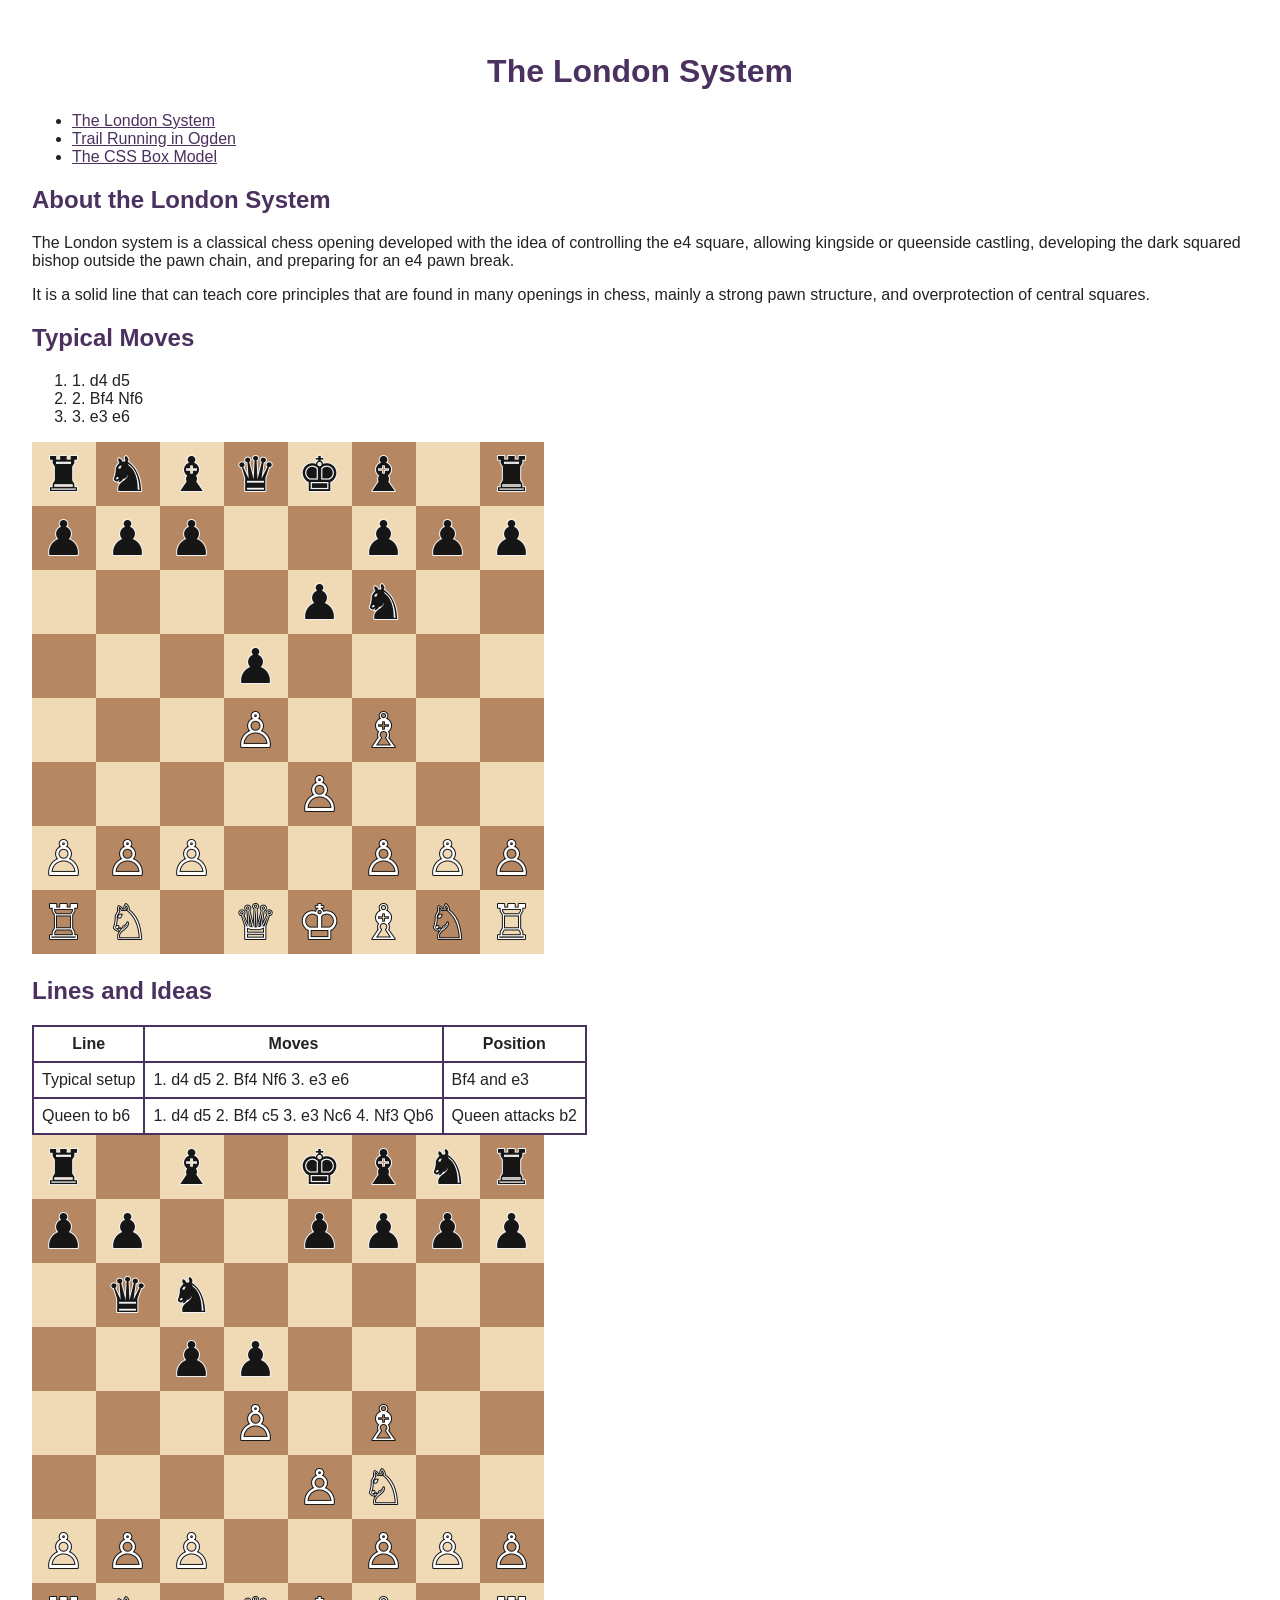
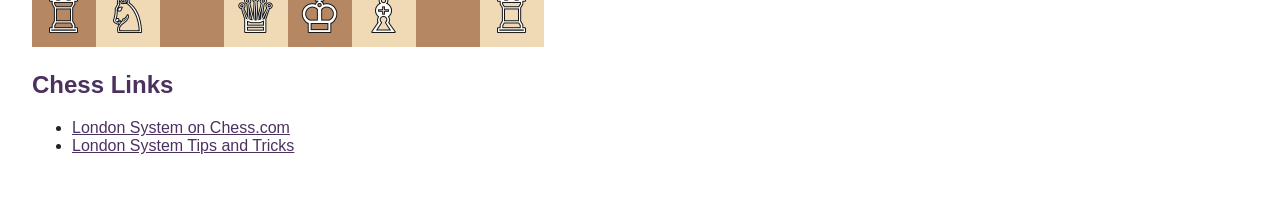
<file: index.html>
<!doctype html>
<html lang="en-US">
<head>
<meta charset="UTF-8">
<title>The London System</title>
<meta name="description" content="The London System chess opening">
<meta name="keywords" content="chess, London System, openings">
<meta name="author" content="Alexander Bramwell">
<meta name="viewport" content="width=device-width, initial-scale=1.0">
<link rel="stylesheet" href="resources/indexStyle.css">
</head>
<body>
<h1>The London System</h1>
<nav>
<ul>
<li><a href="index.html">The London System</a></li>
<li><a href="website/running.html">Trail Running in Ogden</a></li>
<li><a href="webpage2/box_model.html">The CSS Box Model</a></li>
</ul>
</nav>
<h2>About the London System</h2>
<p>The London system is a classical chess opening developed with the idea of controlling the e4 square, allowing kingside or queenside castling, developing the dark squared bishop outside the pawn chain, and preparing for an e4 pawn break.</p>
<p>It is a solid line that can teach core principles that are found in many openings in chess, mainly a strong pawn structure, and overprotection of central squares.</p>
<h2>Typical Moves</h2>
<ol>
<li>1. d4 d5</li>
<li>2. Bf4 Nf6</li>
<li>3. e3 e6</li>
</ol>
<a href="https://www.chess.com/openings/London-System" title="London System on Chess.com"><img src="resources/london.png" alt="Chess position after 1. d4 d5 2. Bf4 Nf6 3. e3 e6" width="512" height="512"></a>
<h2>Lines and Ideas</h2>
<table>
<tr><th>Line</th><th>Moves</th><th>Position</th></tr>
<tr><td>Typical setup</td><td>1. d4 d5 2. Bf4 Nf6 3. e3 e6</td><td>Bf4 and e3</td></tr>
<tr><td>Queen to b6</td><td>1. d4 d5 2. Bf4 c5 3. e3 Nc6 4. Nf3 Qb6</td><td>Queen attacks b2</td></tr>
</table>
<img src="resources/qb6.png" alt="Chess position after 1. d4 d5 2. Bf4 c5 3. e3 Nc6 4. Nf3 Qb6" width="512" height="512">
<h2>Chess Links</h2>
<ul>
<li><a href="https://www.chess.com/openings/London-System">London System on Chess.com</a></li>
<li><a href="https://www.chess.com/article/view/tips-and-tricks-of-the-london-system">London System Tips and Tricks</a></li>
</ul>
</body>
</html>
</file>
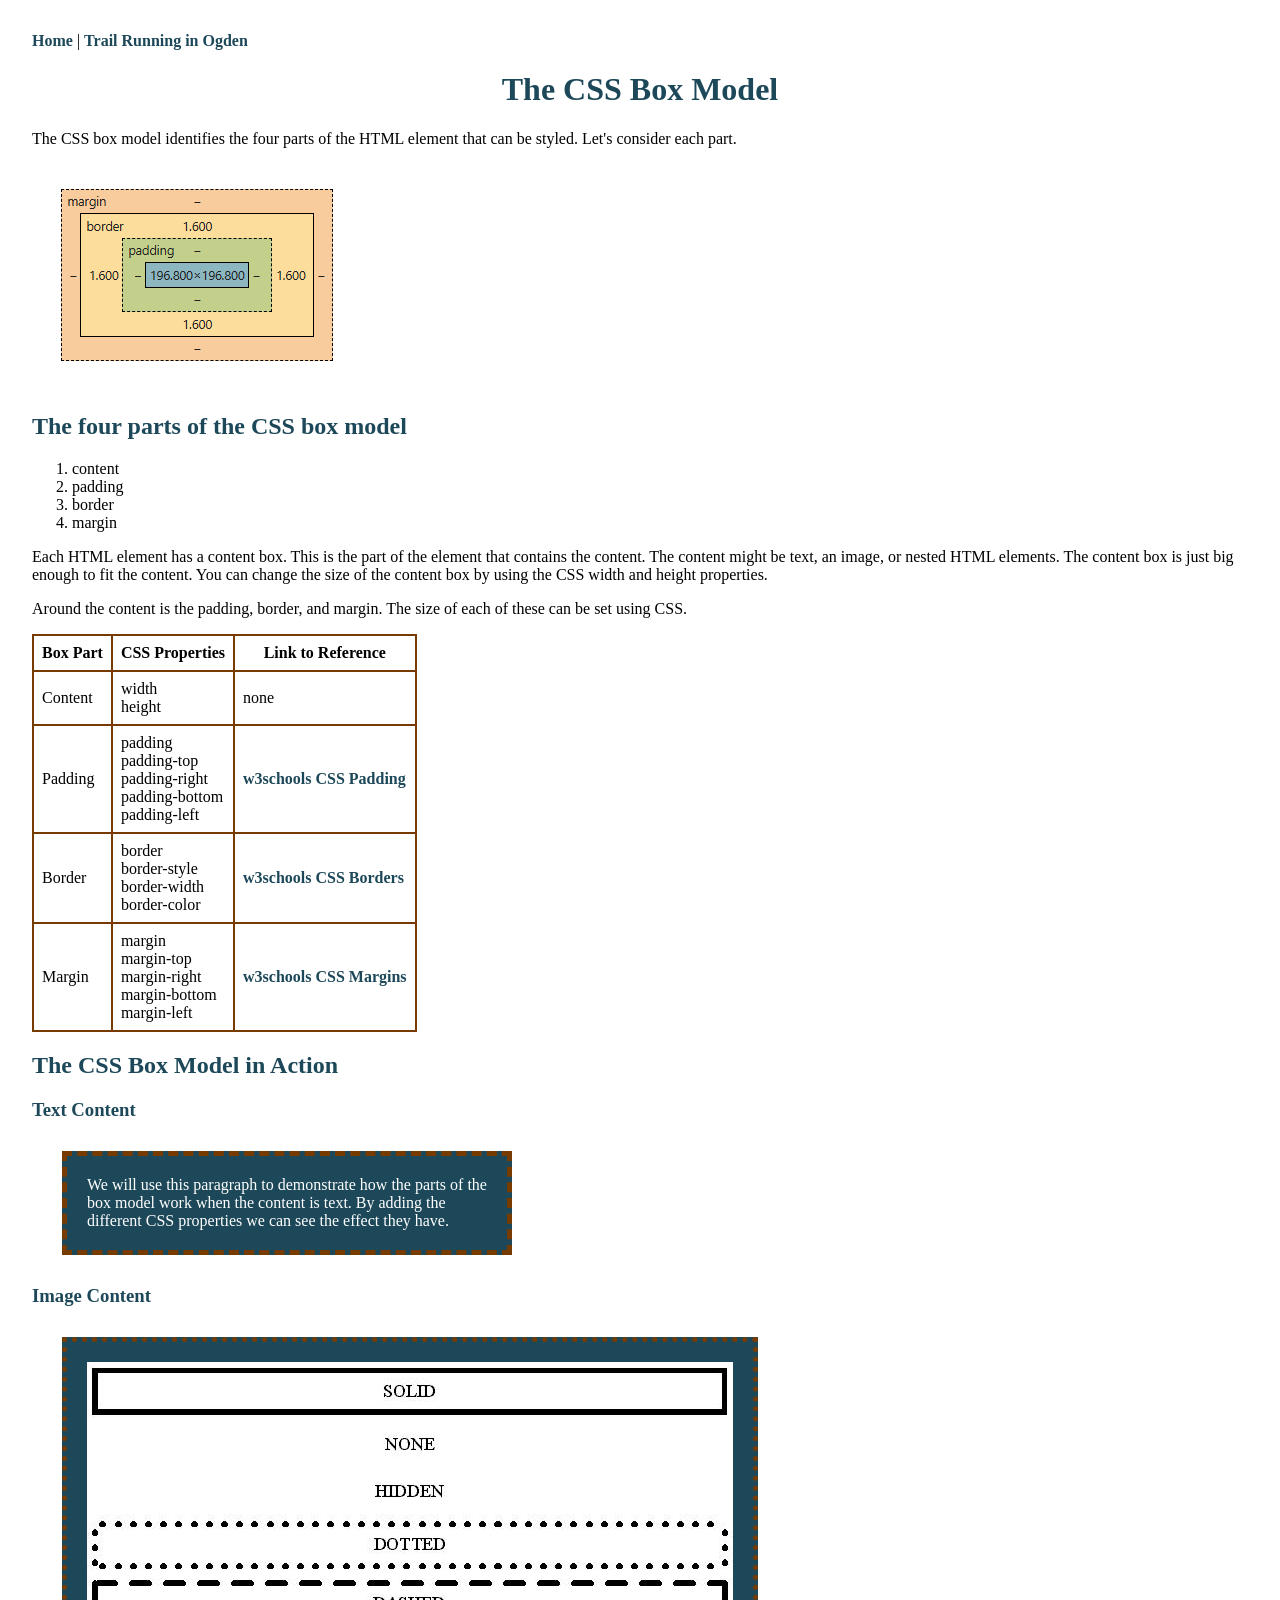
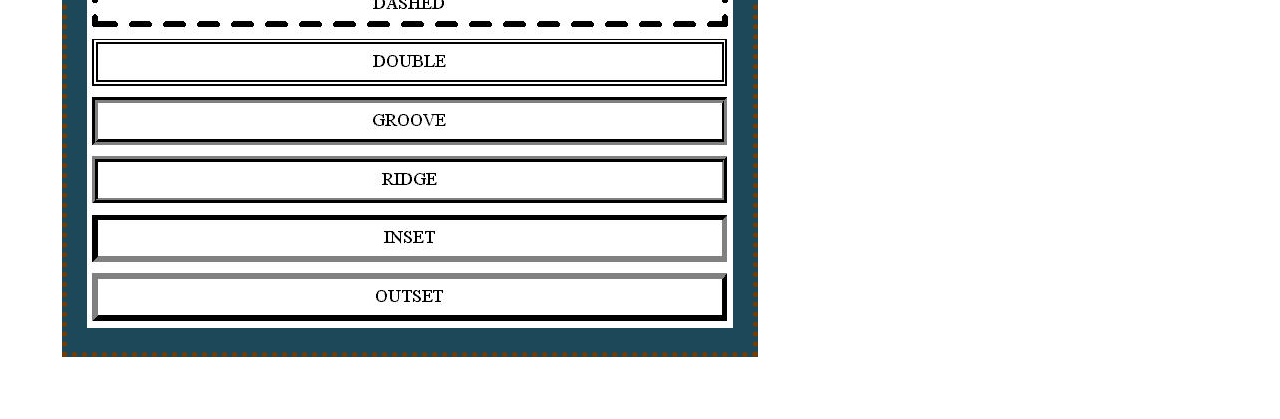
<file: webpage2/box_model.html>
<!doctype html>
<html lang="en-US">
<head>
<meta charset="UTF-8">
<title>CSS Box</title>
<meta name="description" content="A box model used for HTML content">
<meta name="keywords" content="CSS, box model, content, padding, border, margin">
<meta name="author" content="Alexander Bramwell">
<meta name="viewport" content="width=device-width, initial-scale=1.0">
<link rel="stylesheet" href="resources/box_model_style.css">
</head>
<body>
<nav><a href="../index.html">Home</a> | <a href="../website/running.html">Trail Running in Ogden</a></nav>
<h1>The CSS Box Model</h1>

<p>The CSS box model identifies the four parts of the HTML element that
can be styled. Let's consider each part.</p>

<img src="resources/box.png" alt="Box Model" width="354" height="225">

<h2>The four parts of the CSS box model</h2>

<ol>
<li>content</li>
<li>padding</li>
<li>border</li>
<li>margin</li>
</ol>

<p>Each HTML element has a content box. This is the part of the element that
contains the content. The content might be text, an image, or nested HTML
elements. The content box is just big enough to fit the content. You can
change the size of the content box by using the CSS width and height
properties.</p>

<p>Around the content is the padding, border, and margin. The size of each of
these can be set using CSS.</p>

<table>
<tr>
<th>Box Part</th>
<th>CSS Properties</th>
<th>Link to Reference</th>
</tr>
<tr>
<td>Content</td>
<td>width<br>height</td>
<td>none</td>
</tr>
<tr>
<td>Padding</td>
<td>padding<br>padding-top<br>padding-right<br>padding-bottom<br>padding-left</td>
<td><a href="https://www.w3schools.com/css/css_padding.asp" title="CSS padding">w3schools CSS Padding</a></td>
</tr>
<tr>
<td>Border</td>
<td>border<br>border-style<br>border-width<br>border-color</td>
<td><a href="https://www.w3schools.com/css/css_border.asp" title="CSS borders">w3schools CSS Borders</a></td>
</tr>
<tr>
<td>Margin</td>
<td>margin<br>margin-top<br>margin-right<br>margin-bottom<br>margin-left</td>
<td><a href="https://www.w3schools.com/css/css_margin.asp" title="CSS margins">w3schools CSS Margins</a></td>
</tr>
</table>

<h2>The CSS Box Model in Action</h2>
<h3>Text Content</h3>

<p class="example">We will use this paragraph to demonstrate how the parts of
the box model work when the content is text. By adding the
different CSS properties we can see the effect they have.</p>

<h3>Image Content</h3>
<div>
<a href="https://css-tricks.com/almanac/properties/b/border/" title="CSS Tricks guide">
<img src="resources/border.jpg" alt="Example" width="646" height="566">
</a>
</div>
</body>
</html>
</file>
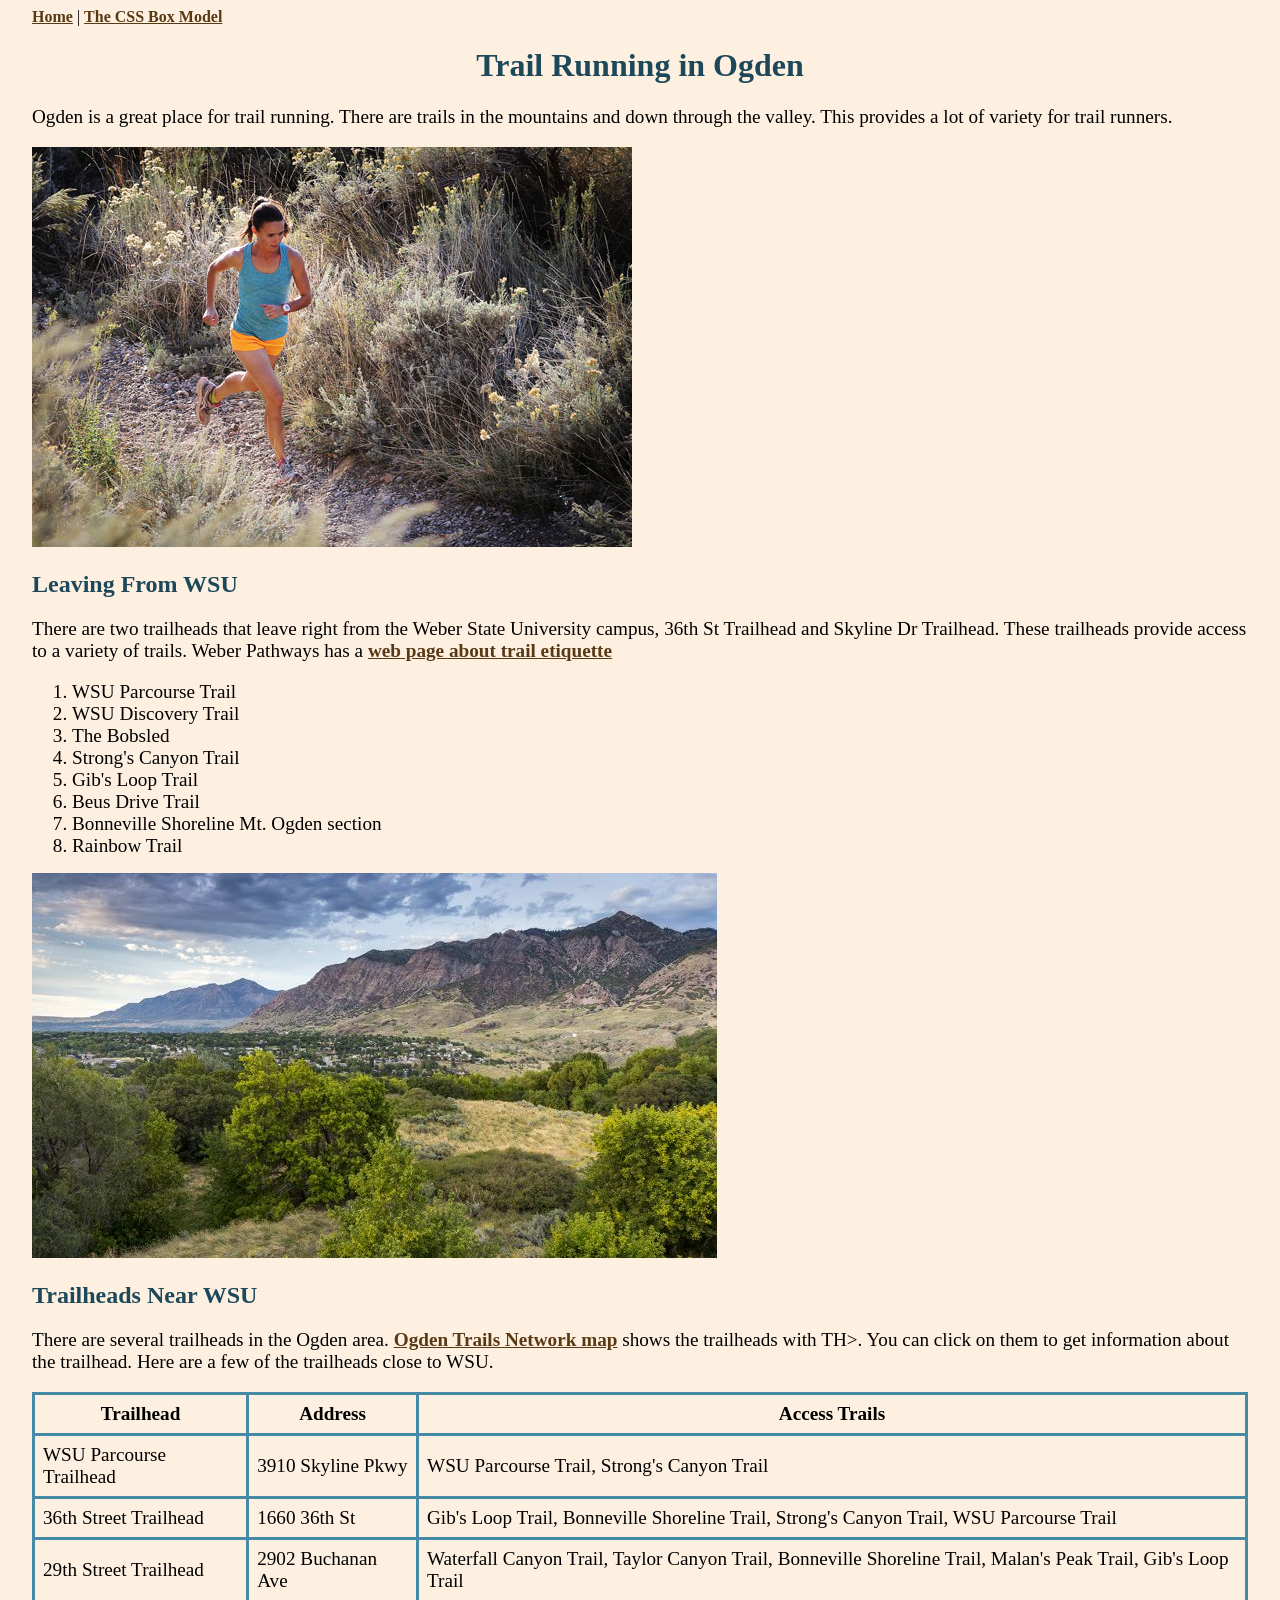
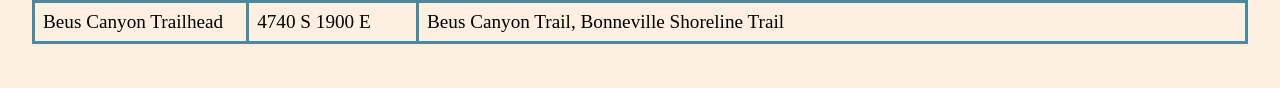
<file: website/running.html>
<!doctype html>
<html lang="en-US">
<head>
<link rel="stylesheet" href="resources/running_style.css">
<meta charset="UTF-8">
<title>Trial Running</title>

<meta name="description" content="A breif veiw of trail running in Ogden">
<meta name="keywords" content="Ogden, trail running, trails, running">
<meta name="author" content="Linda DuHadway, you">
<meta name="viewport" content="width=device-width, initial-scale=1.0">
</head>
<body>
<nav><a href="../index.html">Home</a> | <a href="../webpage2/box_model.html">The CSS Box Model</a></nav>

<h1>Trail Running in Ogden</h1>

<p>Ogden is a great place for trail running. There are trails in the
mountains and down through the valley. This provides a lot of variety
for trail runners.</p>

<a href="https://www.ogdenmarathon.com/">
<img src="resources/runner.jpg"
  alt="Cynthia Fowler running on a trail in the Ogden area"
  width="600" height="400">
</a>

<h2>Leaving From WSU</h2>

<p>There are two trailheads that leave right from the Weber State University
campus, 36th St Trailhead and Skyline Dr Trailhead. These trailheads provide
access to a variety of trails. Weber Pathways has a
<a href="https://www.weberpathways.org/trail-etiquette">web page about
trail etiquette</a></p>
<ol>
<li>WSU Parcourse Trail</li>
<li>WSU Discovery Trail</li>
<li>The Bobsled</li>
<li>Strong's Canyon Trail</li>
<li>Gib's Loop Trail</li>
<li>Beus Drive Trail</li>
<li>Bonneville Shoreline Mt. Ogden section</li>
<li>Rainbow Trail</li>
</ol>

<img src="resources/view.jpg"
  alt="View of a trail in the Ogden mountains"
  width="685" height="385">
<h2>Trailheads Near WSU</h2>
<p>There are several trailheads in the Ogden area.
<a href="http://trails.ogdencity.com/">Ogden Trails Network map</a>
shows the trailheads with TH>. You can click on them to get information
about the trailhead. Here are a few of the trailheads close to WSU.</p>
<table>
<tr>
<th>Trailhead</th>
<th>Address</th>
<th>Access Trails</th>
</tr>
<tr>
<td>WSU Parcourse Trailhead</td>
<td>3910 Skyline Pkwy</td>
<td>WSU Parcourse Trail, Strong's Canyon Trail</td>
</tr>

<tr>
<td>36th Street Trailhead</td>
<td>1660 36th St</td>
<td>Gib's Loop Trail, Bonneville Shoreline Trail, Strong's Canyon Trail,
WSU Parcourse Trail</td>
</tr>
<tr>
<td>29th Street Trailhead</td>
<td>2902 Buchanan Ave</td>
<td>Waterfall Canyon Trail, Taylor Canyon Trail, Bonneville Shoreline Trail,
Malan's Peak Trail, Gib's Loop Trail</td>
</tr>
<tr>
<td>Beus Canyon Trailhead</td>
<td>4740 S 1900 E</td>
<td>Beus Canyon Trail, Bonneville Shoreline Trail</td>
</tr>
</table>
</body>
</html>
</file>
<file: resources/indexStyle.css>
body {
  background-color: #ffffff;
  color: #222222;
  font-family: Arial, sans-serif;
  padding: 24px;
}

h1, h2 {
  color: #4b315f;
}

h1 {
  text-align: center;
}

a {
  color: #4b315f;
}

img {
  max-width: 100%;
  height: auto;
}

table {
  border-collapse: collapse;
}

th, td {
  border: 2px solid #4b315f;
  padding: 8px;
}
</file>
<file: webpage2/resources/box_model_style.css>
/*
  white: #FFFFFF
  accent 1: #1D4859
  accent 2: #773B00
*/

body {
  padding: 24px;
}

h1, h2, h3 {
  color: #1D4859;
}

h1 {
  text-align: center;
}

th, td {
  border: 2px solid #773B00;
  padding: 8px;
}

table {
  border-collapse: collapse;
}

a {
  color: #1D4859;
  font-weight: bold;
  text-decoration: none;
}

a:hover {
  color: #773B00;
}

p.example {
  background-color: #1D4859;
  color: white;
  width: 400px;
  padding: 20px;
  border: 5px dashed #773B00;
  margin: 30px;
}

div {
  background-color: #1D4859;
  width: 646px;
  padding: 20px;
  border: 5px dotted #773B00;
  margin: 30px;
}
</file>
<file: website/resources/running_style.css>
/*
  blue: #468BA6
  orange: #F29A2E
  light orange: #FDF0E0
  darker blue: #1D4859
  brown: #593814
*/
body {
  background-color: #fdf0e0;
  padding: 0 24px 36px 24px;
}
a {
  color: #593814;
  font-weight: bold;
}
a:hover {
  color: #1d4859;
}

h1,
h2 {
  color: #1d4859;
}
h1 {
  text-align: center;
}
p.picture {
  text-align: center;
}
p,
li,
table {
  font-size: 1.2em;
}
th,
td {
  /* border-color: #468BA6;
  border-style: solid;
  border-width: 3px;*/
  border: #468ba6 solid 3px;
  padding: 8px;
}
table {
  border-collapse: collapse;
}
</file>
